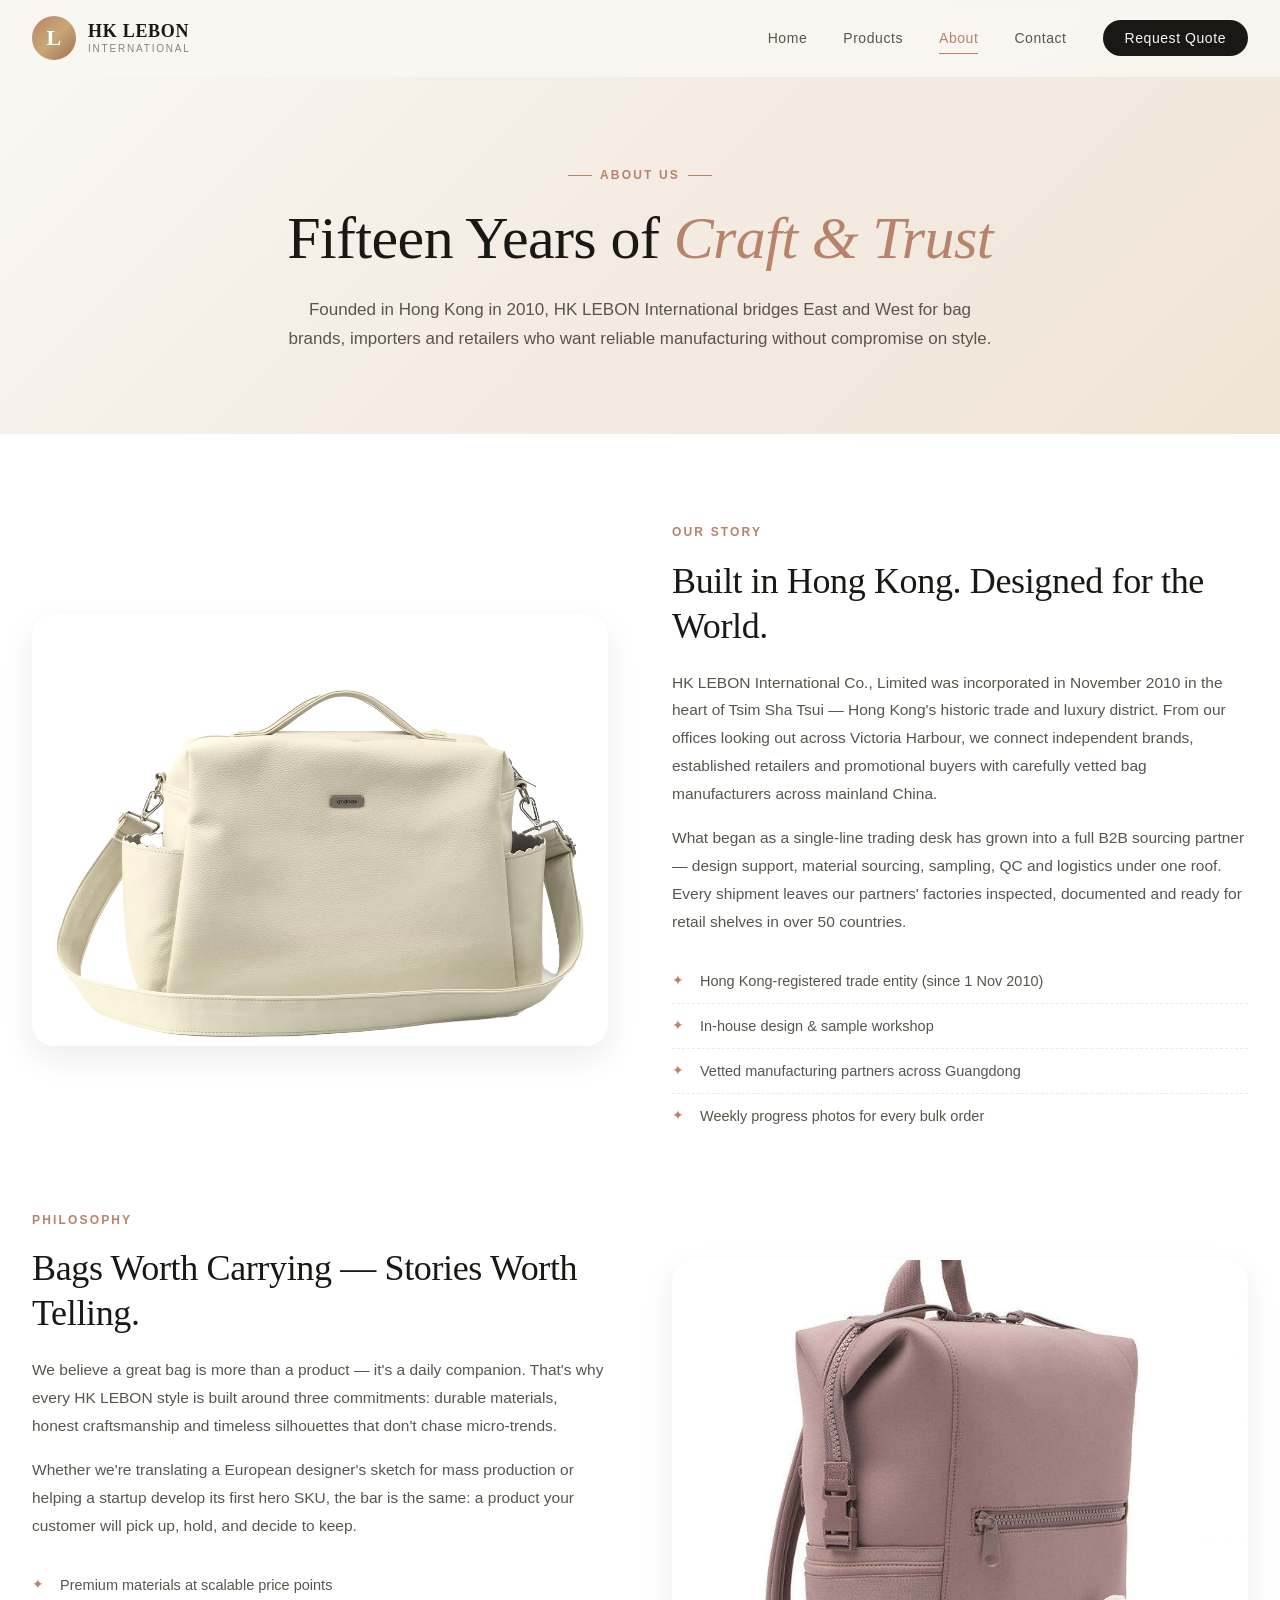
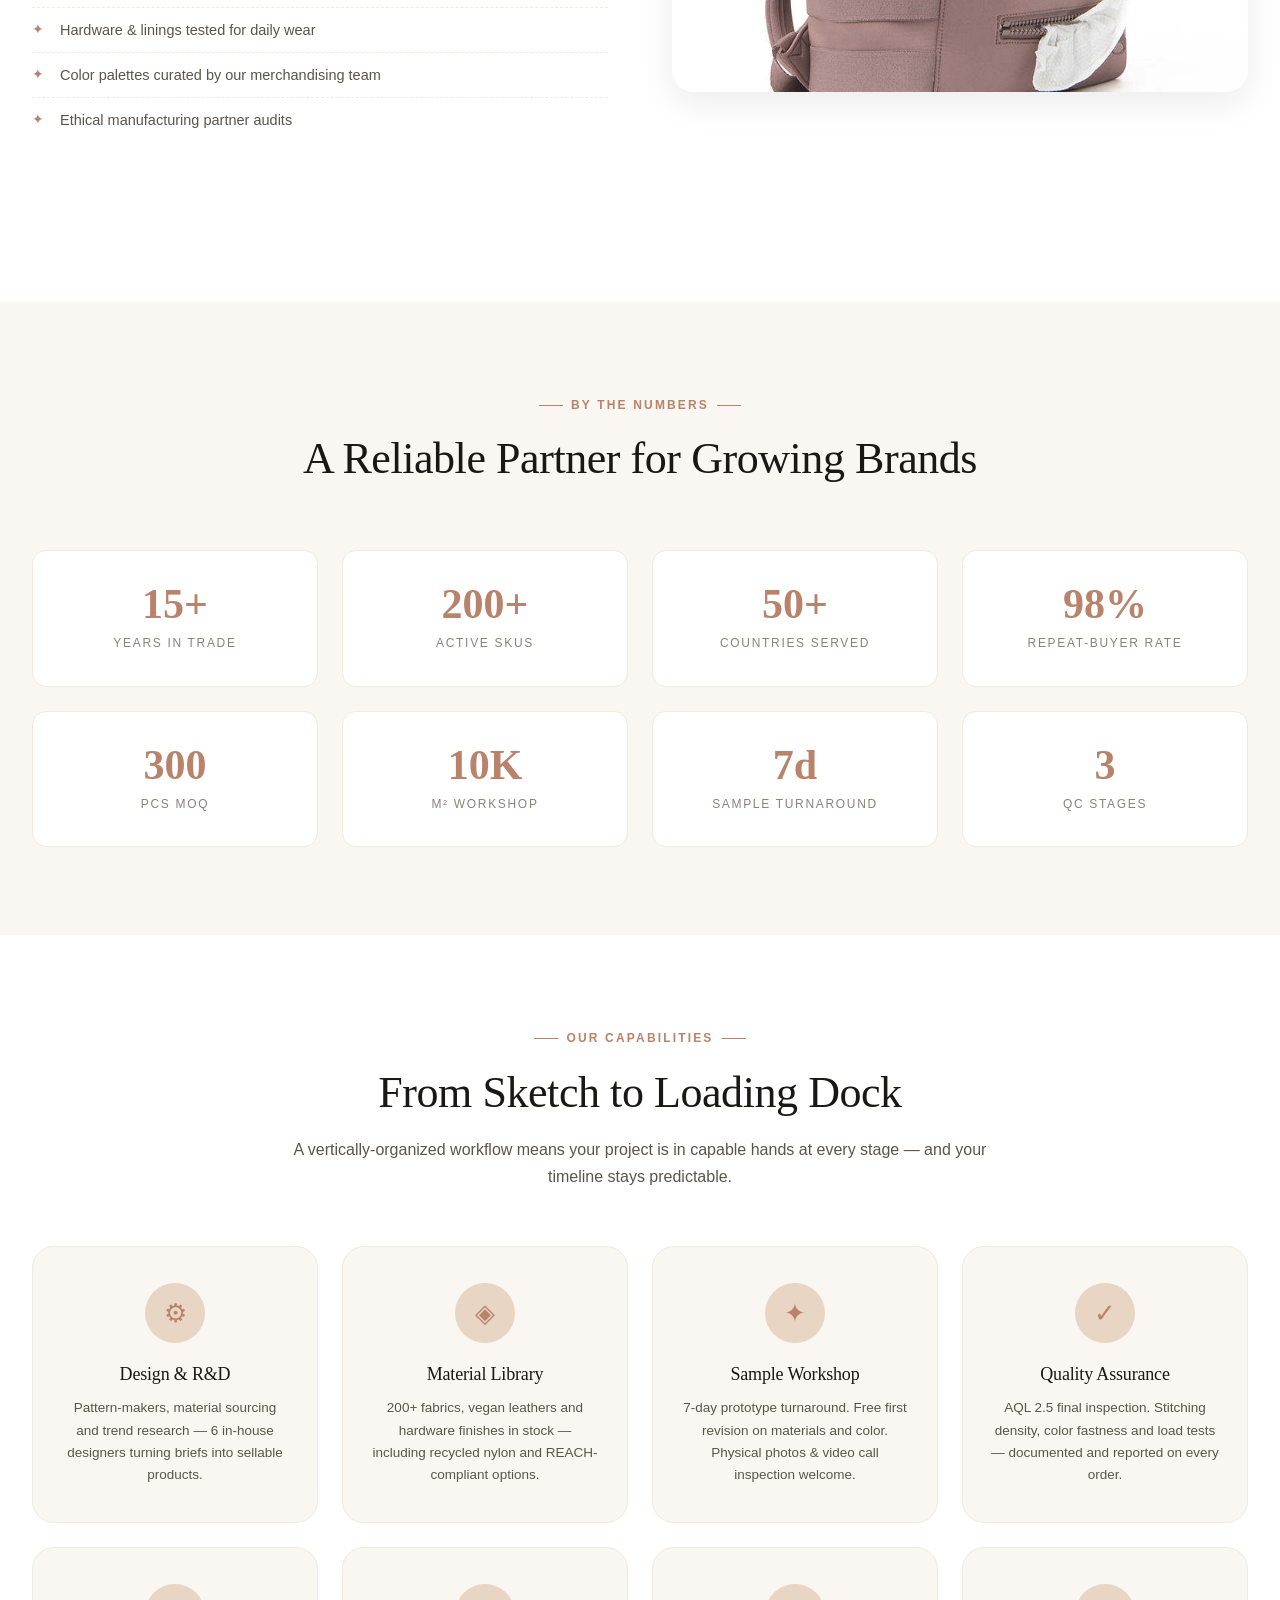
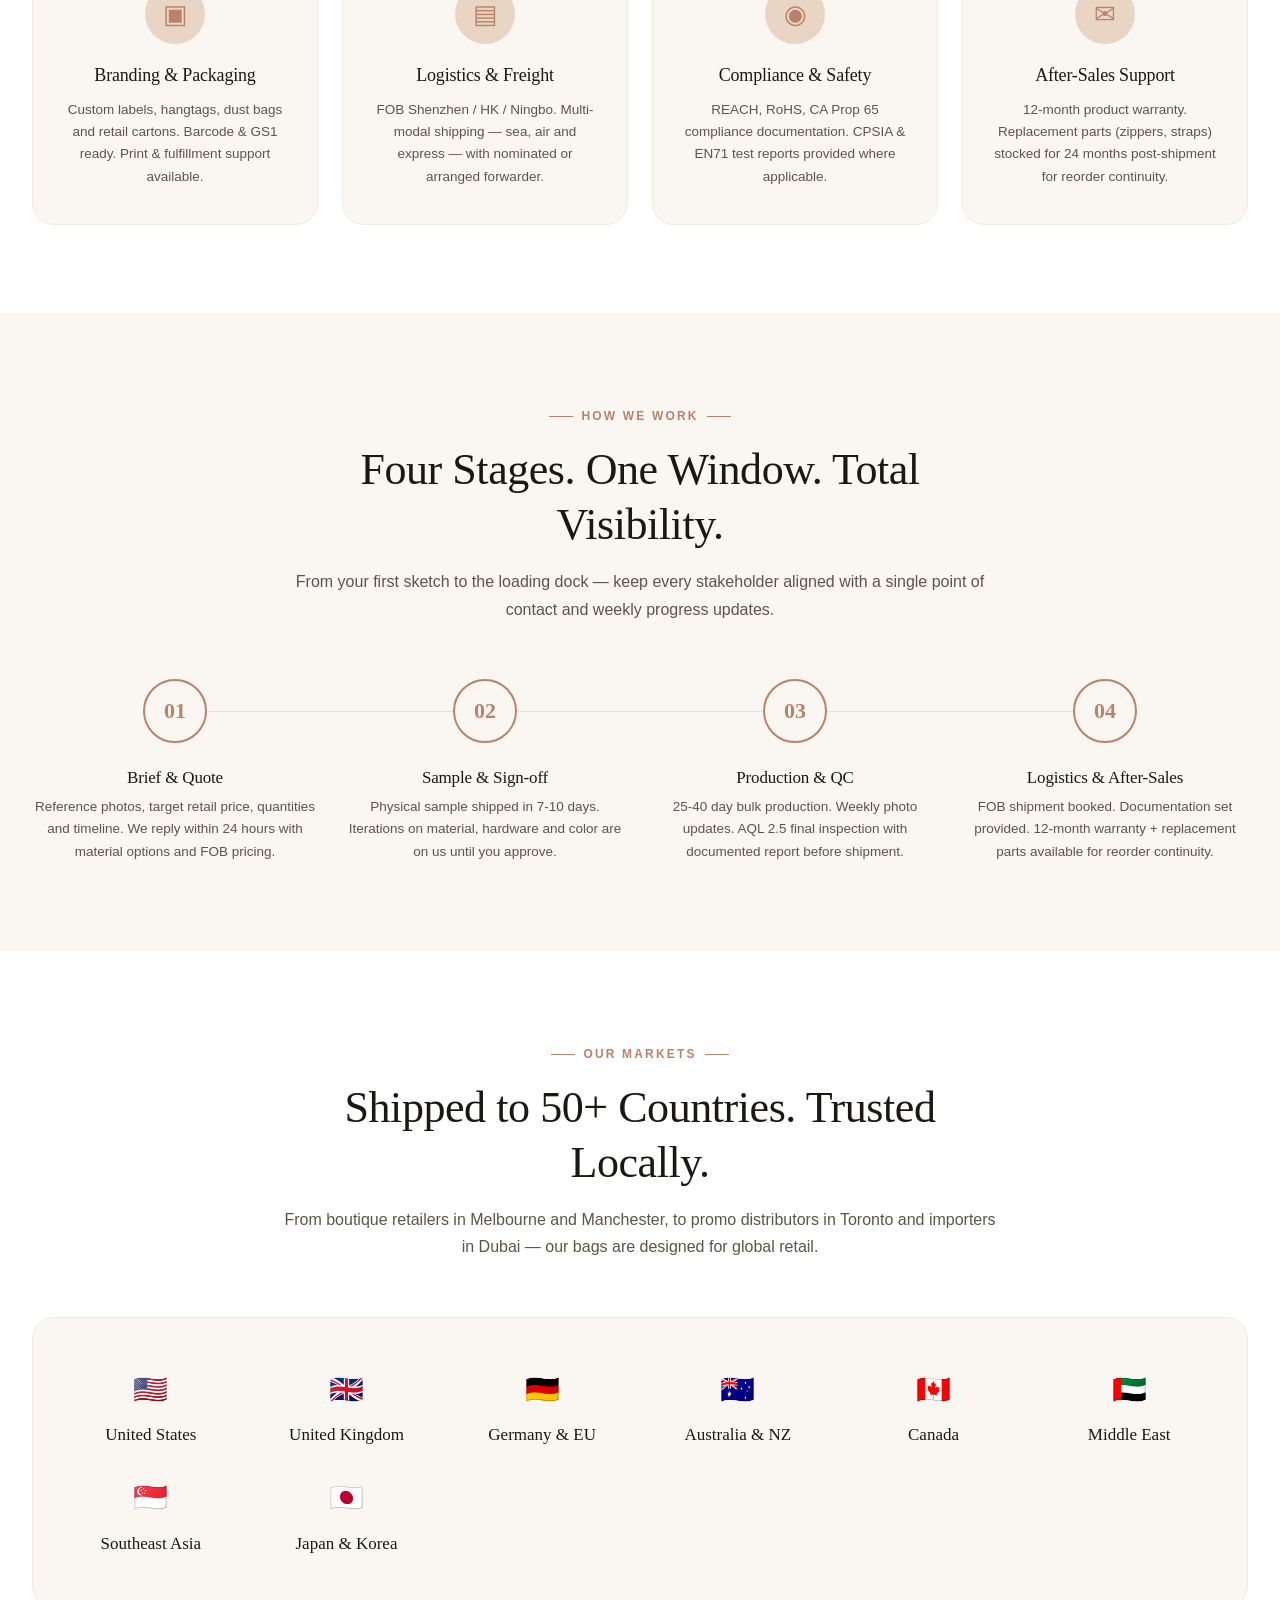
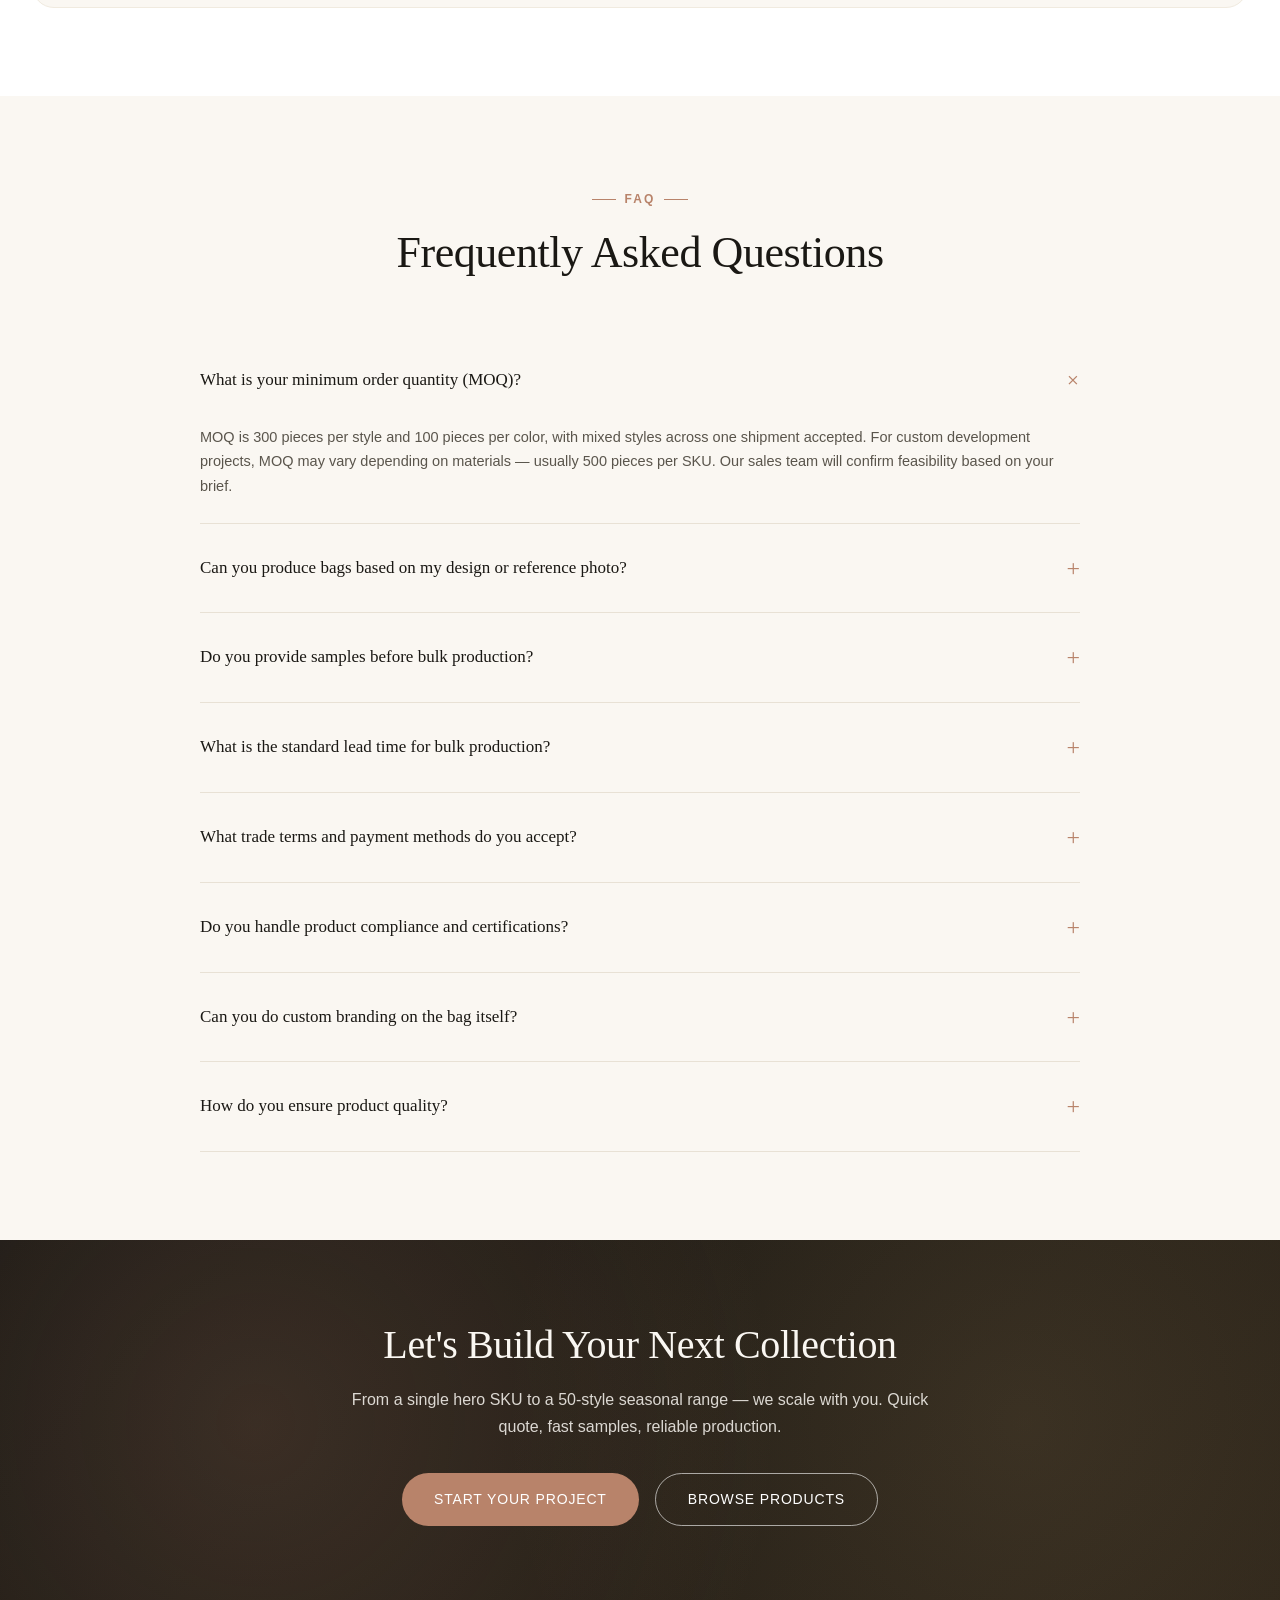
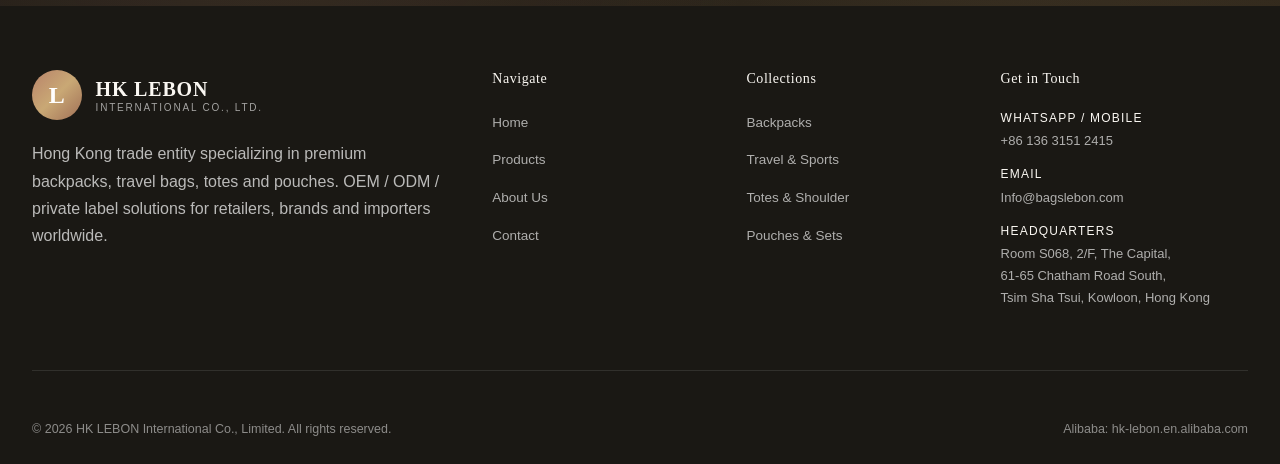
<file: about.html>
<!DOCTYPE html>
<html lang="en">
<head>
  <meta charset="UTF-8">
  <meta name="viewport" content="width=device-width, initial-scale=1.0">
  <meta name="description" content="HK LEBON International — Hong Kong trade entity connecting global brands with vetted mainland manufacturers. Discover our story, capabilities and OEM/ODM services.">
  <title>About HK LEBON · Our Story & Capabilities</title>
  <link rel="stylesheet" href="css/style.css">
  <link rel="icon" type="image/svg+xml" href="data:image/svg+xml,<svg xmlns='http://www.w3.org/2000/svg' viewBox='0 0 100 100'><rect width='100' height='100' rx='50' fill='%23b8836a'/><text x='50' y='66' text-anchor='middle' font-size='42' font-weight='bold' fill='%23ffffff' font-family='Georgia'>L</text></svg>">
</head>
<body>

  <!-- Header -->
  <header class="header">
    <div class="nav-container">
      <a href="index.html" class="logo">
        <div class="logo-icon">L</div>
        <div class="logo-wrap">
          <span class="logo-text">HK LEBON</span>
          <span class="logo-tag">International</span>
        </div>
      </a>

      <nav>
        <ul class="nav-links">
          <li><a href="index.html">Home</a></li>
          <li><a href="products.html">Products</a></li>
          <li><a href="about.html" class="active">About</a></li>
          <li><a href="contact.html">Contact</a></li>
          <li><a href="contact.html" class="nav-cta">Request Quote</a></li>
        </ul>
      </nav>

      <div class="mobile-toggle">
        <span></span>
        <span></span>
        <span></span>
      </div>
    </div>
  </header>

  <!-- Page Hero -->
  <section class="about-hero">
    <div class="section-eyebrow">About Us</div>
    <h1>Fifteen Years of <span style="color: var(--accent); font-style: italic;">Craft & Trust</span></h1>
    <p>Founded in Hong Kong in 2010, HK LEBON International bridges East and West for bag brands, importers and retailers who want reliable manufacturing without compromise on style.</p>
  </section>

  <!-- Brand Story -->
  <section class="section section-white">
    <div class="container">
      <div class="story-block">
        <div class="story-img">
          <img src="images/3.jpg" alt="HK LEBON soft PU shoulder bag — light-luxury design">
        </div>
        <div class="story-text">
          <span class="eyebrow">Our Story</span>
          <h2>Built in Hong Kong. Designed for the World.</h2>
          <p>HK LEBON International Co., Limited was incorporated in November 2010 in the heart of Tsim Sha Tsui — Hong Kong's historic trade and luxury district. From our offices looking out across Victoria Harbour, we connect independent brands, established retailers and promotional buyers with carefully vetted bag manufacturers across mainland China.</p>
          <p>What began as a single-line trading desk has grown into a full B2B sourcing partner — design support, material sourcing, sampling, QC and logistics under one roof. Every shipment leaves our partners' factories inspected, documented and ready for retail shelves in over 50 countries.</p>
          <ul>
            <li>Hong Kong-registered trade entity (since 1 Nov 2010)</li>
            <li>In-house design & sample workshop</li>
            <li>Vetted manufacturing partners across Guangdong</li>
            <li>Weekly progress photos for every bulk order</li>
          </ul>
        </div>
      </div>

      <div class="story-block reverse">
        <div class="story-img">
          <img src="images/5.jpg" alt="HK LEBON mummy backpack — lifestyle and parenting category">
        </div>
        <div class="story-text">
          <span class="eyebrow">Philosophy</span>
          <h2>Bags Worth Carrying — Stories Worth Telling.</h2>
          <p>We believe a great bag is more than a product — it's a daily companion. That's why every HK LEBON style is built around three commitments: durable materials, honest craftsmanship and timeless silhouettes that don't chase micro-trends.</p>
          <p>Whether we're translating a European designer's sketch for mass production or helping a startup develop its first hero SKU, the bar is the same: a product your customer will pick up, hold, and decide to keep.</p>
          <ul>
            <li>Premium materials at scalable price points</li>
            <li>Hardware &amp; linings tested for daily wear</li>
            <li>Color palettes curated by our merchandising team</li>
            <li>Ethical manufacturing partner audits</li>
          </ul>
        </div>
      </div>
    </div>
  </section>

  <!-- Key Metrics -->
  <section class="section section-cream">
    <div class="container">
      <div class="section-header">
        <span class="section-eyebrow">By the Numbers</span>
        <h2 class="section-title">A Reliable Partner for Growing Brands</h2>
      </div>

      <div class="metric-grid">
        <div class="metric-card">
          <div class="metric-num">15+</div>
          <div class="metric-label">Years in Trade</div>
        </div>
        <div class="metric-card">
          <div class="metric-num">200+</div>
          <div class="metric-label">Active SKUs</div>
        </div>
        <div class="metric-card">
          <div class="metric-num">50+</div>
          <div class="metric-label">Countries Served</div>
        </div>
        <div class="metric-card">
          <div class="metric-num">98%</div>
          <div class="metric-label">Repeat-Buyer Rate</div>
        </div>
        <div class="metric-card">
          <div class="metric-num">300</div>
          <div class="metric-label">pcs MOQ</div>
        </div>
        <div class="metric-card">
          <div class="metric-num">10K</div>
          <div class="metric-label">m² Workshop</div>
        </div>
        <div class="metric-card">
          <div class="metric-num">7d</div>
          <div class="metric-label">Sample Turnaround</div>
        </div>
        <div class="metric-card">
          <div class="metric-num">3</div>
          <div class="metric-label">QC Stages</div>
        </div>
      </div>
    </div>
  </section>

  <!-- Strengths -->
  <section class="section section-white">
    <div class="container">
      <div class="section-header">
        <span class="section-eyebrow">Our Capabilities</span>
        <h2 class="section-title">From Sketch to Loading Dock</h2>
        <p class="section-subtitle">A vertically-organized workflow means your project is in capable hands at every stage — and your timeline stays predictable.</p>
      </div>

      <div class="strengths-grid">
        <div class="strength-card">
          <div class="strength-icon">⚙</div>
          <h3>Design & R&amp;D</h3>
          <p>Pattern-makers, material sourcing and trend research — 6 in-house designers turning briefs into sellable products.</p>
        </div>

        <div class="strength-card">
          <div class="strength-icon">◈</div>
          <h3>Material Library</h3>
          <p>200+ fabrics, vegan leathers and hardware finishes in stock — including recycled nylon and REACH-compliant options.</p>
        </div>

        <div class="strength-card">
          <div class="strength-icon">✦</div>
          <h3>Sample Workshop</h3>
          <p>7-day prototype turnaround. Free first revision on materials and color. Physical photos &amp; video call inspection welcome.</p>
        </div>

        <div class="strength-card">
          <div class="strength-icon">✓</div>
          <h3>Quality Assurance</h3>
          <p>AQL 2.5 final inspection. Stitching density, color fastness and load tests — documented and reported on every order.</p>
        </div>

        <div class="strength-card">
          <div class="strength-icon">▣</div>
          <h3>Branding &amp; Packaging</h3>
          <p>Custom labels, hangtags, dust bags and retail cartons. Barcode &amp; GS1 ready. Print &amp; fulfillment support available.</p>
        </div>

        <div class="strength-card">
          <div class="strength-icon">▤</div>
          <h3>Logistics &amp; Freight</h3>
          <p>FOB Shenzhen / HK / Ningbo. Multi-modal shipping — sea, air and express — with nominated or arranged forwarder.</p>
        </div>

        <div class="strength-card">
          <div class="strength-icon">◉</div>
          <h3>Compliance &amp; Safety</h3>
          <p>REACH, RoHS, CA Prop 65 compliance documentation. CPSIA &amp; EN71 test reports provided where applicable.</p>
        </div>

        <div class="strength-card">
          <div class="strength-icon">✉</div>
          <h3>After-Sales Support</h3>
          <p>12-month product warranty. Replacement parts (zippers, straps) stocked for 24 months post-shipment for reorder continuity.</p>
        </div>
      </div>
    </div>
  </section>

  <!-- OEM Process -->
  <section class="section section-cream" id="process">
    <div class="container">
      <div class="section-header">
        <span class="section-eyebrow">How We Work</span>
        <h2 class="section-title">Four Stages. One Window. Total Visibility.</h2>
        <p class="section-subtitle">From your first sketch to the loading dock — keep every stakeholder aligned with a single point of contact and weekly progress updates.</p>
      </div>

      <div class="process-grid">
        <div class="process-step">
          <div class="process-num">01</div>
          <h4>Brief &amp; Quote</h4>
          <p>Reference photos, target retail price, quantities and timeline. We reply within 24 hours with material options and FOB pricing.</p>
        </div>

        <div class="process-step">
          <div class="process-num">02</div>
          <h4>Sample &amp; Sign-off</h4>
          <p>Physical sample shipped in 7-10 days. Iterations on material, hardware and color are on us until you approve.</p>
        </div>

        <div class="process-step">
          <div class="process-num">03</div>
          <h4>Production &amp; QC</h4>
          <p>25-40 day bulk production. Weekly photo updates. AQL 2.5 final inspection with documented report before shipment.</p>
        </div>

        <div class="process-step">
          <div class="process-num">04</div>
          <h4>Logistics &amp; After-Sales</h4>
          <p>FOB shipment booked. Documentation set provided. 12-month warranty + replacement parts available for reorder continuity.</p>
        </div>
      </div>
    </div>
  </section>

  <!-- Markets -->
  <section class="section section-white">
    <div class="container">
      <div class="section-header">
        <span class="section-eyebrow">Our Markets</span>
        <h2 class="section-title">Shipped to 50+ Countries. Trusted Locally.</h2>
        <p class="section-subtitle">From boutique retailers in Melbourne and Manchester, to promo distributors in Toronto and importers in Dubai — our bags are designed for global retail.</p>
      </div>

      <div style="background: var(--bg-cream); border-radius: var(--radius-lg); padding: 3rem 2rem; display: grid; grid-template-columns: repeat(auto-fit, minmax(160px, 1fr)); gap: 1.5rem; text-align: center; border: 1px solid var(--border-light);">
        <div>
          <div style="font-size: 28px; margin-bottom: 0.5rem;">🇺🇸</div>
          <div style="font-family: Georgia, serif; font-size: 17px; color: var(--text-primary);">United States</div>
        </div>
        <div>
          <div style="font-size: 28px; margin-bottom: 0.5rem;">🇬🇧</div>
          <div style="font-family: Georgia, serif; font-size: 17px; color: var(--text-primary);">United Kingdom</div>
        </div>
        <div>
          <div style="font-size: 28px; margin-bottom: 0.5rem;">🇩🇪</div>
          <div style="font-family: Georgia, serif; font-size: 17px; color: var(--text-primary);">Germany &amp; EU</div>
        </div>
        <div>
          <div style="font-size: 28px; margin-bottom: 0.5rem;">🇦🇺</div>
          <div style="font-family: Georgia, serif; font-size: 17px; color: var(--text-primary);">Australia &amp; NZ</div>
        </div>
        <div>
          <div style="font-size: 28px; margin-bottom: 0.5rem;">🇨🇦</div>
          <div style="font-family: Georgia, serif; font-size: 17px; color: var(--text-primary);">Canada</div>
        </div>
        <div>
          <div style="font-size: 28px; margin-bottom: 0.5rem;">🇦🇪</div>
          <div style="font-family: Georgia, serif; font-size: 17px; color: var(--text-primary);">Middle East</div>
        </div>
        <div>
          <div style="font-size: 28px; margin-bottom: 0.5rem;">🇸🇬</div>
          <div style="font-family: Georgia, serif; font-size: 17px; color: var(--text-primary);">Southeast Asia</div>
        </div>
        <div>
          <div style="font-size: 28px; margin-bottom: 0.5rem;">🇯🇵</div>
          <div style="font-family: Georgia, serif; font-size: 17px; color: var(--text-primary);">Japan &amp; Korea</div>
        </div>
      </div>
    </div>
  </section>

  <!-- FAQ -->
  <section class="section section-cream" id="faq">
    <div class="container">
      <div class="section-header">
        <span class="section-eyebrow">FAQ</span>
        <h2 class="section-title">Frequently Asked Questions</h2>
      </div>

      <div class="faq-grid">
        <details class="faq-item" open>
          <summary class="faq-question">What is your minimum order quantity (MOQ)?</summary>
          <div class="faq-answer">
            MOQ is 300 pieces per style and 100 pieces per color, with mixed styles across one shipment accepted. For custom development projects, MOQ may vary depending on materials — usually 500 pieces per SKU. Our sales team will confirm feasibility based on your brief.
          </div>
        </details>

        <details class="faq-item">
          <summary class="faq-question">Can you produce bags based on my design or reference photo?</summary>
          <div class="faq-answer">
            Yes — that's our core service. Send us your reference photo, sketch or tech-pack and we'll prepare a material proposal, cost estimate and sampling plan within 24 hours. Sample production typically takes 7-10 days.
          </div>
        </details>

        <details class="faq-item">
          <summary class="faq-question">Do you provide samples before bulk production?</summary>
          <div class="faq-answer">
            Yes. Pre-production samples are charged at sample fee + shipping, and the sample fee is fully refundable against your bulk order. We can ship via DHL, FedEx or your nominated courier in 3-5 days worldwide.
          </div>
        </details>

        <details class="faq-item">
          <summary class="faq-question">What is the standard lead time for bulk production?</summary>
          <div class="faq-answer">
            Standard lead time is 25-40 days after sample approval and deposit receipt, depending on quantity and material sourcing. For urgent orders, we offer expedited production (15-25 days) with a 10% surcharge, subject to factory capacity.
          </div>
        </details>

        <details class="faq-item">
          <summary class="faq-question">What trade terms and payment methods do you accept?</summary>
          <div class="faq-answer">
            Standard terms are FOB Shenzhen / Hong Kong / Ningbo, with CIF and DDP quotes available on request. Payment is T/T 30% deposit + 70% balance against B/L copy. L/C at sight and OA terms are available for repeat buyers and large accounts.
          </div>
        </details>

        <details class="faq-item">
          <summary class="faq-question">Do you handle product compliance and certifications?</summary>
          <div class="faq-answer">
            Yes. We provide REACH, RoHS, CA Prop 65 and CPSIA compliance documentation. EN71 and other safety standard reports can be arranged where applicable. Test reports from SGS, Intertek and Bureau Veritas are available on request.
          </div>
        </details>

        <details class="faq-item">
          <summary class="faq-question">Can you do custom branding on the bag itself?</summary>
          <div class="faq-answer">
            Absolutely. We support embroidery, screen printing, hot stamping, debossing, woven labels, metal plates and full-print sublimation depending on material. Our design team will recommend the best technique for your brand mark on first sample.
          </div>
        </details>

        <details class="faq-item">
          <summary class="faq-question">How do you ensure product quality?</summary>
          <div class="faq-answer">
            Three QC stages: incoming material check (color, weight, defects), in-line inspection during production (every 2 hours), and AQL 2.5 final inspection before shipment. A detailed photo report is included for every order.
          </div>
        </details>
      </div>
    </div>
  </section>

  <!-- CTA Band -->
  <section class="cta-band">
    <div class="container">
      <h2>Let's Build Your Next Collection</h2>
      <p>From a single hero SKU to a 50-style seasonal range — we scale with you. Quick quote, fast samples, reliable production.</p>
      <div class="cta-buttons">
        <a href="contact.html" class="btn btn-primary">Start Your Project</a>
        <a href="products.html" class="btn btn-outline">Browse Products</a>
      </div>
    </div>
  </section>

  <!-- Footer -->
  <footer class="footer">
    <div class="footer-grid">
      <div>
        <div class="footer-brand">
          <div class="logo-icon">L</div>
          <div class="logo-wrap">
            <span class="logo-text">HK LEBON</span>
            <span class="logo-tag">International Co., Ltd.</span>
          </div>
        </div>
        <p>Hong Kong trade entity specializing in premium backpacks, travel bags, totes and pouches. OEM / ODM / private label solutions for retailers, brands and importers worldwide.</p>
      </div>

      <div>
        <h4>Navigate</h4>
        <ul class="footer-links">
          <li><a href="index.html">Home</a></li>
          <li><a href="products.html">Products</a></li>
          <li><a href="about.html">About Us</a></li>
          <li><a href="contact.html">Contact</a></li>
        </ul>
      </div>

      <div>
        <h4>Collections</h4>
        <ul class="footer-links">
          <li><a href="products.html#backpacks">Backpacks</a></li>
          <li><a href="products.html#travel">Travel & Sports</a></li>
          <li><a href="products.html#totes">Totes & Shoulder</a></li>
          <li><a href="products.html#pouches">Pouches & Sets</a></li>
        </ul>
      </div>

      <div>
        <h4>Get in Touch</h4>
        <div class="footer-contact-row">
          <div>
            <strong>WhatsApp / Mobile</strong>
            +86 136 3151 2415
          </div>
        </div>
        <div class="footer-contact-row">
          <div>
            <strong>Email</strong>
            Info@bagslebon.com
          </div>
        </div>
        <div class="footer-contact-row">
          <div>
            <strong>Headquarters</strong>
            Room S068, 2/F, The Capital,<br>
            61-65 Chatham Road South,<br>
            Tsim Sha Tsui, Kowloon, Hong Kong
          </div>
        </div>
      </div>
    </div>

    <div class="footer-bottom">
      <div>© 2026 HK LEBON International Co., Limited. All rights reserved.</div>
      <div>
        Alibaba: <a href="https://hk-lebon.en.alibaba.com/" target="_blank" rel="noopener">hk-lebon.en.alibaba.com</a>
      </div>
    </div>
  </footer>

  <script src="js/main.js"></script>
</body>
</html>
</file>
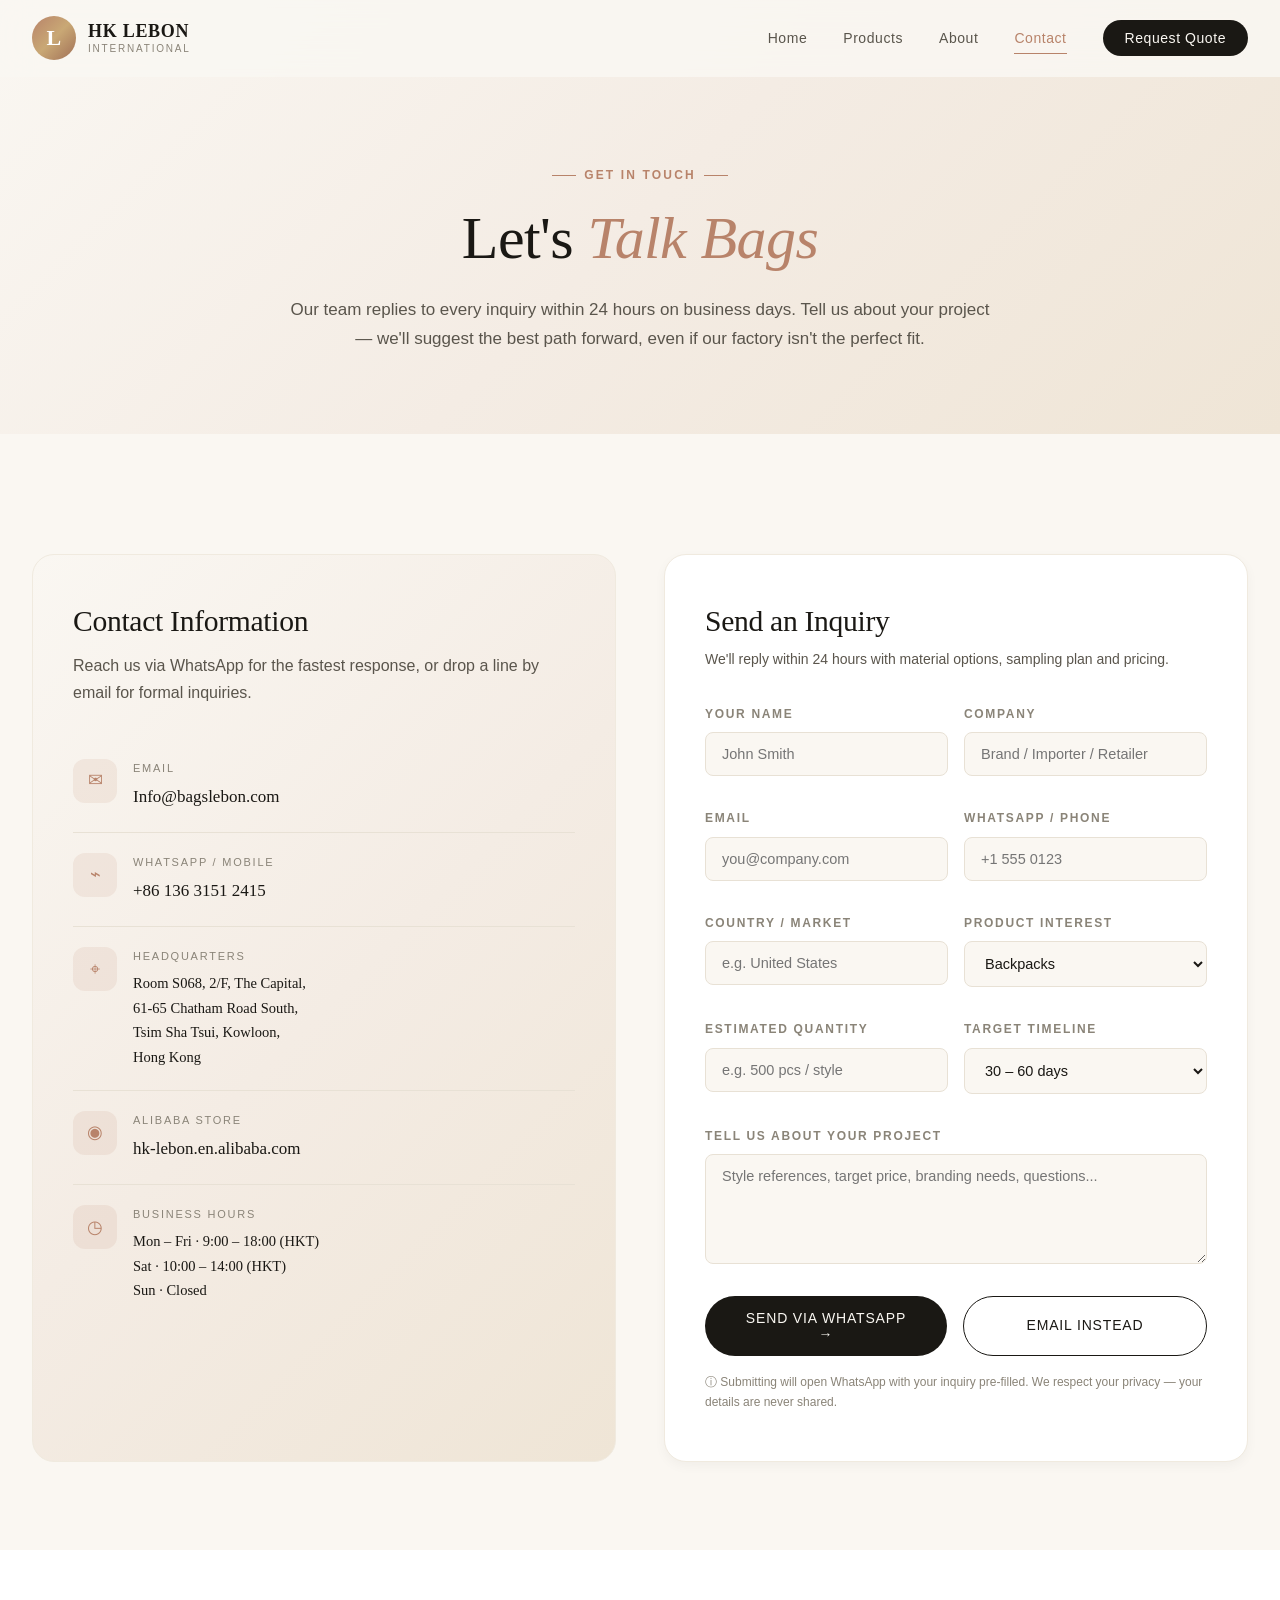
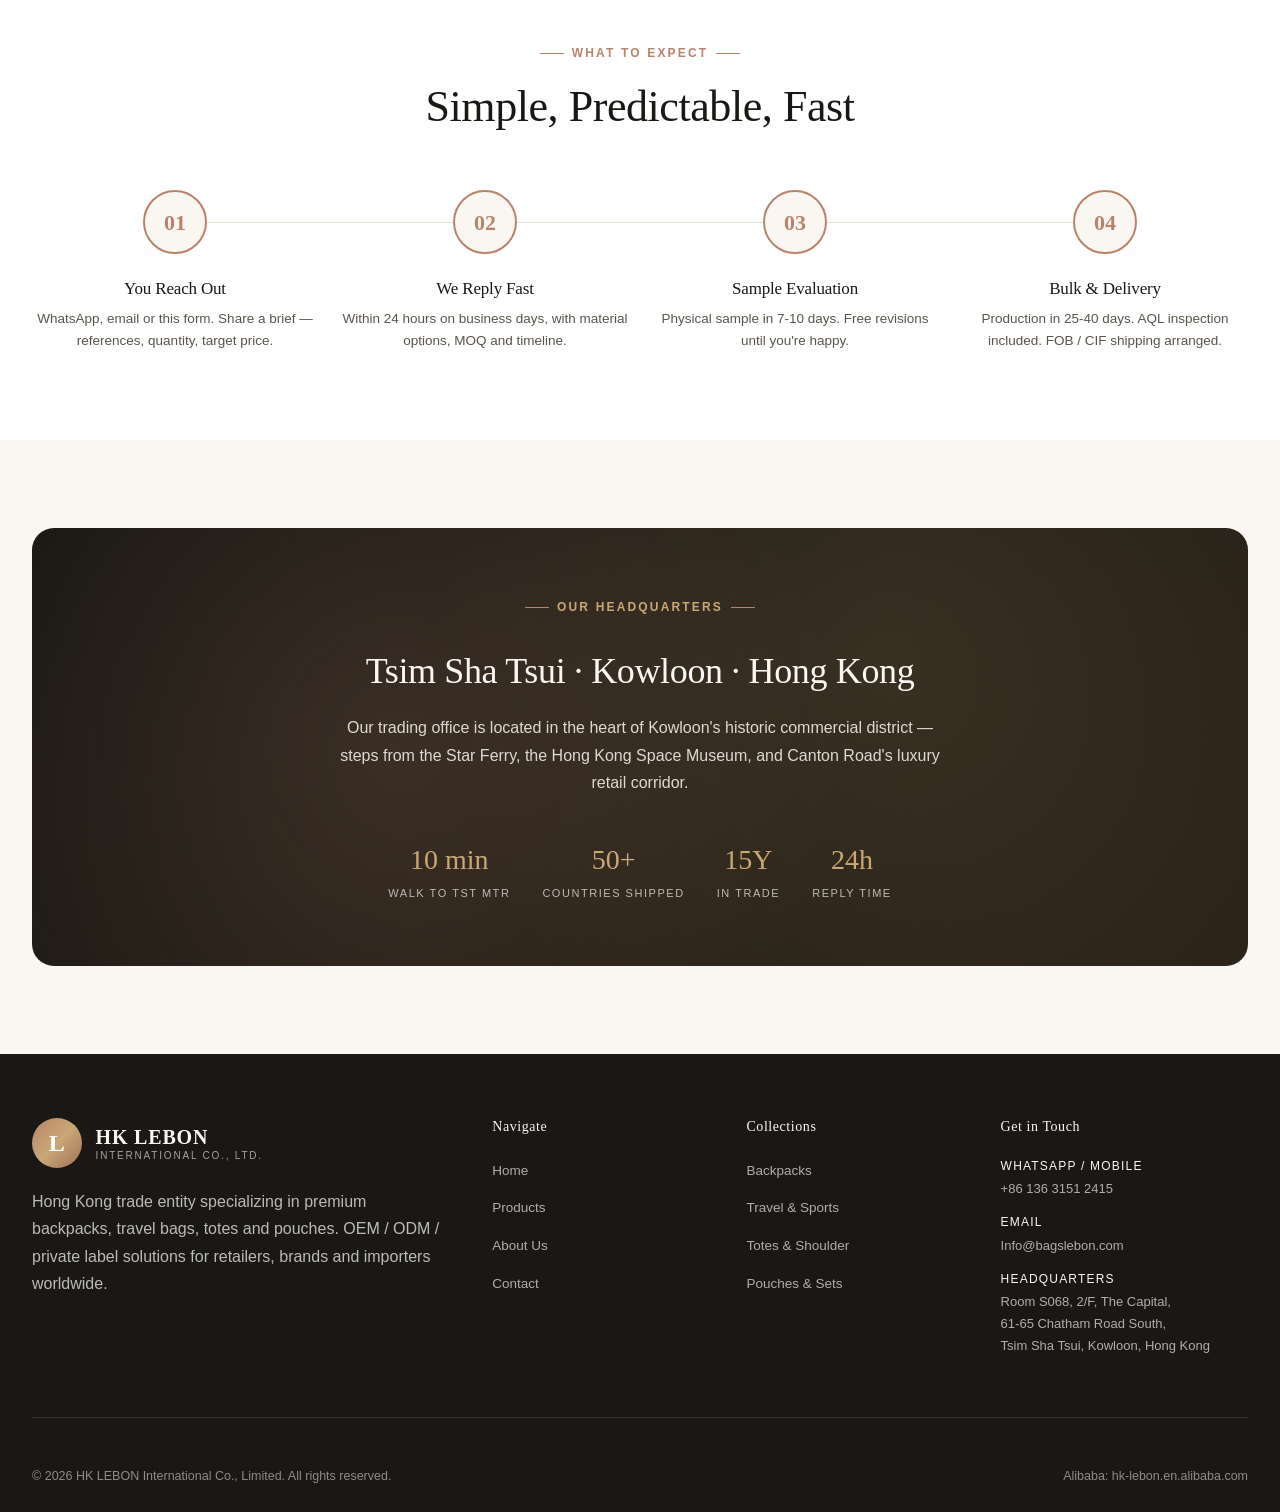
<file: contact.html>
<!DOCTYPE html>
<html lang="en">
<head>
  <meta charset="UTF-8">
  <meta name="viewport" content="width=device-width, initial-scale=1.0">
  <meta name="description" content="Contact HK LEBON International — Hong Kong trade entity for premium bag manufacturing. Request samples, custom quotes and OEM/ODM consultations.">
  <title>Contact HK LEBON · Request a Quote</title>
  <link rel="stylesheet" href="css/style.css">
  <link rel="icon" type="image/svg+xml" href="data:image/svg+xml,<svg xmlns='http://www.w3.org/2000/svg' viewBox='0 0 100 100'><rect width='100' height='100' rx='50' fill='%23b8836a'/><text x='50' y='66' text-anchor='middle' font-size='42' font-weight='bold' fill='%23ffffff' font-family='Georgia'>L</text></svg>">
</head>
<body>

  <!-- Header -->
  <header class="header">
    <div class="nav-container">
      <a href="index.html" class="logo">
        <div class="logo-icon">L</div>
        <div class="logo-wrap">
          <span class="logo-text">HK LEBON</span>
          <span class="logo-tag">International</span>
        </div>
      </a>

      <nav>
        <ul class="nav-links">
          <li><a href="index.html">Home</a></li>
          <li><a href="products.html">Products</a></li>
          <li><a href="about.html">About</a></li>
          <li><a href="contact.html" class="active">Contact</a></li>
          <li><a href="contact.html" class="nav-cta">Request Quote</a></li>
        </ul>
      </nav>

      <div class="mobile-toggle">
        <span></span>
        <span></span>
        <span></span>
      </div>
    </div>
  </header>

  <!-- Page Hero -->
  <section class="about-hero">
    <div class="section-eyebrow">Get in Touch</div>
    <h1>Let's <span style="color: var(--accent); font-style: italic;">Talk Bags</span></h1>
    <p>Our team replies to every inquiry within 24 hours on business days. Tell us about your project — we'll suggest the best path forward, even if our factory isn't the perfect fit.</p>
  </section>

  <!-- Contact Section -->
  <section class="section section-cream">
    <div class="container">
      <div class="contact-grid">
        <!-- Contact Info -->
        <div class="contact-info">
          <h2>Contact Information</h2>
          <p>Reach us via WhatsApp for the fastest response, or drop a line by email for formal inquiries.</p>

          <div class="contact-item">
            <div class="contact-icon">✉</div>
            <div class="contact-detail">
              <div class="label">Email</div>
              <div class="value">
                <a href="mailto:Info@bagslebon.com">Info@bagslebon.com</a>
              </div>
            </div>
          </div>

          <div class="contact-item">
            <div class="contact-icon">⌁</div>
            <div class="contact-detail">
              <div class="label">WhatsApp / Mobile</div>
              <div class="value">
                <a href="https://wa.me/8613631512415" target="_blank" rel="noopener">+86 136 3151 2415</a>
              </div>
            </div>
          </div>

          <div class="contact-item">
            <div class="contact-icon">⌖</div>
            <div class="contact-detail">
              <div class="label">Headquarters</div>
              <div class="value" style="font-size: 14.5px;">
                Room S068, 2/F, The Capital,<br>
                61-65 Chatham Road South,<br>
                Tsim Sha Tsui, Kowloon,<br>
                Hong Kong
              </div>
            </div>
          </div>

          <div class="contact-item">
            <div class="contact-icon">◉</div>
            <div class="contact-detail">
              <div class="label">Alibaba Store</div>
              <div class="value">
                <a href="https://hk-lebon.en.alibaba.com/" target="_blank" rel="noopener">hk-lebon.en.alibaba.com</a>
              </div>
            </div>
          </div>

          <div class="contact-item">
            <div class="contact-icon">◷</div>
            <div class="contact-detail">
              <div class="label">Business Hours</div>
              <div class="value" style="font-size: 14.5px;">
                Mon – Fri · 9:00 – 18:00 (HKT)<br>
                Sat · 10:00 – 14:00 (HKT)<br>
                Sun · Closed
              </div>
            </div>
          </div>
        </div>

        <!-- Inquiry Form -->
        <div class="contact-form">
          <h2>Send an Inquiry</h2>
          <p>We'll reply within 24 hours with material options, sampling plan and pricing.</p>

          <form id="inquiryForm" action="https://wa.me/8613631512415" method="GET" target="_blank">
            <div class="form-row">
              <div class="form-group">
                <label for="name">Your Name</label>
                <input type="text" id="name" name="name" required placeholder="John Smith">
              </div>
              <div class="form-group">
                <label for="company">Company</label>
                <input type="text" id="company" name="company" placeholder="Brand / Importer / Retailer">
              </div>
            </div>

            <div class="form-row">
              <div class="form-group">
                <label for="email">Email</label>
                <input type="email" id="email" name="email" required placeholder="you@company.com">
              </div>
              <div class="form-group">
                <label for="phone">WhatsApp / Phone</label>
                <input type="text" id="phone" name="phone" placeholder="+1 555 0123">
              </div>
            </div>

            <div class="form-row">
              <div class="form-group">
                <label for="country">Country / Market</label>
                <input type="text" id="country" name="country" placeholder="e.g. United States">
              </div>
              <div class="form-group">
                <label for="category">Product Interest</label>
                <select id="category" name="category">
                  <option value="Backpacks">Backpacks</option>
                  <option value="Travel & Sports Bags">Travel & Sports Bags</option>
                  <option value="Tote & Shoulder Bags">Tote & Shoulder Bags</option>
                  <option value="Pouches & Organizers">Pouches & Organizers</option>
                  <option value="Mixed / Multiple Categories">Mixed / Multiple Categories</option>
                  <option value="Custom Project">Custom Project</option>
                </select>
              </div>
            </div>

            <div class="form-row">
              <div class="form-group">
                <label for="quantity">Estimated Quantity</label>
                <input type="text" id="quantity" name="quantity" placeholder="e.g. 500 pcs / style">
              </div>
              <div class="form-group">
                <label for="timeline">Target Timeline</label>
                <select id="timeline" name="timeline">
                  <option value="Within 30 days">Within 30 days</option>
                  <option value="30-60 days" selected>30 – 60 days</option>
                  <option value="60-90 days">60 – 90 days</option>
                  <option value="90+ days / seasonal">90+ days / seasonal</option>
                  <option value="Just exploring">Just exploring</option>
                </select>
              </div>
            </div>

            <div class="form-group">
              <label for="message">Tell us about your project</label>
              <textarea id="message" name="message" placeholder="Style references, target price, branding needs, questions..."></textarea>
            </div>

            <div class="form-actions">
              <button type="submit" class="btn btn-primary">Send via WhatsApp →</button>
              <a href="mailto:Info@bagslebon.com" class="btn btn-outline">Email Instead</a>
            </div>

            <p style="font-size: 12px; color: var(--text-muted); margin-top: 1rem; margin-bottom: 0;">
              ⓘ Submitting will open WhatsApp with your inquiry pre-filled. We respect your privacy — your details are never shared.
            </p>
          </form>
        </div>
      </div>
    </div>
  </section>

  <!-- Trust Section -->
  <section class="section section-white">
    <div class="container">
      <div class="section-header">
        <span class="section-eyebrow">What to Expect</span>
        <h2 class="section-title">Simple, Predictable, Fast</h2>
      </div>

      <div class="process-grid">
        <div class="process-step">
          <div class="process-num">01</div>
          <h4>You Reach Out</h4>
          <p>WhatsApp, email or this form. Share a brief — references, quantity, target price.</p>
        </div>

        <div class="process-step">
          <div class="process-num">02</div>
          <h4>We Reply Fast</h4>
          <p>Within 24 hours on business days, with material options, MOQ and timeline.</p>
        </div>

        <div class="process-step">
          <div class="process-num">03</div>
          <h4>Sample Evaluation</h4>
          <p>Physical sample in 7-10 days. Free revisions until you're happy.</p>
        </div>

        <div class="process-step">
          <div class="process-num">04</div>
          <h4>Bulk &amp; Delivery</h4>
          <p>Production in 25-40 days. AQL inspection included. FOB / CIF shipping arranged.</p>
        </div>
      </div>
    </div>
  </section>

  <!-- Map / Location Highlight -->
  <section class="section section-cream">
    <div class="container">
      <div style="background: var(--gradient-dark); border-radius: var(--radius-lg); padding: 4rem 2.5rem; color: var(--text-inverse); text-align: center; position: relative; overflow: hidden;">
        <div style="position: relative; z-index: 2;">
          <span class="section-eyebrow" style="color: var(--gold); margin-bottom: 1rem;">Our Headquarters</span>
          <h2 style="font-size: clamp(1.75rem, 3vw, 2.25rem); margin: 1rem 0 1.25rem;">Tsim Sha Tsui · Kowloon · Hong Kong</h2>
          <p style="max-width: 620px; margin: 0 auto 1.5rem; opacity: 0.85; font-size: 16px;">
            Our trading office is located in the heart of Kowloon's historic commercial district — steps from the Star Ferry, the Hong Kong Space Museum, and Canton Road's luxury retail corridor.
          </p>
          <div style="display: inline-flex; gap: 2rem; flex-wrap: wrap; justify-content: center; margin-top: 1rem;">
            <div>
              <div style="font-family: Georgia, serif; font-size: 28px; color: var(--gold); font-weight: 500;">10 min</div>
              <div style="font-size: 11px; letter-spacing: 0.14em; text-transform: uppercase; opacity: 0.7;">Walk to TST MTR</div>
            </div>
            <div>
              <div style="font-family: Georgia, serif; font-size: 28px; color: var(--gold); font-weight: 500;">50+</div>
              <div style="font-size: 11px; letter-spacing: 0.14em; text-transform: uppercase; opacity: 0.7;">Countries Shipped</div>
            </div>
            <div>
              <div style="font-family: Georgia, serif; font-size: 28px; color: var(--gold); font-weight: 500;">15Y</div>
              <div style="font-size: 11px; letter-spacing: 0.14em; text-transform: uppercase; opacity: 0.7;">In Trade</div>
            </div>
            <div>
              <div style="font-family: Georgia, serif; font-size: 28px; color: var(--gold); font-weight: 500;">24h</div>
              <div style="font-size: 11px; letter-spacing: 0.14em; text-transform: uppercase; opacity: 0.7;">Reply Time</div>
            </div>
          </div>
        </div>
        <div style="position: absolute; inset: 0; background-image: radial-gradient(circle at 30% 50%, rgba(184, 131, 106, 0.18) 0%, transparent 50%), radial-gradient(circle at 70% 30%, rgba(201, 168, 117, 0.12) 0%, transparent 50%); pointer-events: none;"></div>
      </div>
    </div>
  </section>

  <!-- Footer -->
  <footer class="footer">
    <div class="footer-grid">
      <div>
        <div class="footer-brand">
          <div class="logo-icon">L</div>
          <div class="logo-wrap">
            <span class="logo-text">HK LEBON</span>
            <span class="logo-tag">International Co., Ltd.</span>
          </div>
        </div>
        <p>Hong Kong trade entity specializing in premium backpacks, travel bags, totes and pouches. OEM / ODM / private label solutions for retailers, brands and importers worldwide.</p>
      </div>

      <div>
        <h4>Navigate</h4>
        <ul class="footer-links">
          <li><a href="index.html">Home</a></li>
          <li><a href="products.html">Products</a></li>
          <li><a href="about.html">About Us</a></li>
          <li><a href="contact.html">Contact</a></li>
        </ul>
      </div>

      <div>
        <h4>Collections</h4>
        <ul class="footer-links">
          <li><a href="products.html#backpacks">Backpacks</a></li>
          <li><a href="products.html#travel">Travel & Sports</a></li>
          <li><a href="products.html#totes">Totes & Shoulder</a></li>
          <li><a href="products.html#pouches">Pouches & Sets</a></li>
        </ul>
      </div>

      <div>
        <h4>Get in Touch</h4>
        <div class="footer-contact-row">
          <div>
            <strong>WhatsApp / Mobile</strong>
            +86 136 3151 2415
          </div>
        </div>
        <div class="footer-contact-row">
          <div>
            <strong>Email</strong>
            Info@bagslebon.com
          </div>
        </div>
        <div class="footer-contact-row">
          <div>
            <strong>Headquarters</strong>
            Room S068, 2/F, The Capital,<br>
            61-65 Chatham Road South,<br>
            Tsim Sha Tsui, Kowloon, Hong Kong
          </div>
        </div>
      </div>
    </div>

    <div class="footer-bottom">
      <div>© 2026 HK LEBON International Co., Limited. All rights reserved.</div>
      <div>
        Alibaba: <a href="https://hk-lebon.en.alibaba.com/" target="_blank" rel="noopener">hk-lebon.en.alibaba.com</a>
      </div>
    </div>
  </footer>

  <script src="js/main.js"></script>
</body>
</html>
</file>
<file: css/style.css>
/* ========================================
   HK LEBON - Light Luxury Bags & Travel Goods
   Editorial · Rose Gold · Modern
   ======================================== */

:root {
  --bg-cream: #faf7f2;
  --bg-white: #ffffff;
  --bg-blush: #f4ece4;
  --bg-warm: #efe5d6;
  --bg-dark: #1a1814;
  --bg-deep: #14110d;
  --bg-card: #ffffff;
  --text-primary: #1a1814;
  --text-secondary: #5a554c;
  --text-muted: #8a8478;
  --text-light: #b3ad9f;
  --text-inverse: #faf7f2;
  --accent: #b8836a;          /* rose gold */
  --accent-hover: #a06f56;
  --accent-soft: #e8d5c4;
  --accent-dim: rgba(184, 131, 106, 0.1);
  --gold: #c9a875;
  --border: #e8e1d5;
  --border-light: #f0eadf;
  --gradient-warm: linear-gradient(135deg, #faf7f2 0%, #f4ece4 50%, #efe5d6 100%);
  --gradient-accent: linear-gradient(135deg, #b8836a 0%, #c9a875 50%, #a06f56 100%);
  --gradient-dark: linear-gradient(135deg, #1a1814 0%, #2c2419 100%);
  --shadow-sm: 0 4px 12px rgba(26, 24, 20, 0.04);
  --shadow-md: 0 12px 32px rgba(26, 24, 20, 0.08);
  --shadow-lg: 0 24px 60px rgba(26, 24, 20, 0.12);
  --shadow-xl: 0 32px 80px rgba(26, 24, 20, 0.16);
  --radius: 14px;
  --radius-lg: 22px;
  --radius-sm: 8px;
  --transition: 0.35s cubic-bezier(0.4, 0, 0.2, 1);
}

*,
*::before,
*::after {
  margin: 0;
  padding: 0;
  box-sizing: border-box;
}

html {
  scroll-behavior: smooth;
  font-size: 16px;
}

body {
  font-family: -apple-system, BlinkMacSystemFont, "Segoe UI", "Helvetica Neue",
    "PingFang SC", "Microsoft YaHei", Arial, sans-serif;
  background: var(--bg-cream);
  color: var(--text-primary);
  line-height: 1.7;
  overflow-x: hidden;
  -webkit-font-smoothing: antialiased;
  -moz-osx-font-smoothing: grayscale;
}

img {
  max-width: 100%;
  height: auto;
  display: block;
}

a {
  color: inherit;
  text-decoration: none;
  transition: color var(--transition);
}

h1, h2, h3, h4, h5, h6 {
  font-family: Georgia, "Times New Roman", "Songti SC", "STSong", serif;
  font-weight: 500;
  line-height: 1.25;
  letter-spacing: -0.01em;
}

p { margin-bottom: 1rem; }

/* ========================================
   Header
   ======================================== */
.header {
  position: fixed;
  top: 0;
  left: 0;
  right: 0;
  z-index: 1000;
  padding: 0 2rem;
  transition: all var(--transition);
  background: rgba(250, 247, 242, 0.85);
  backdrop-filter: blur(16px);
  -webkit-backdrop-filter: blur(16px);
  border-bottom: 1px solid transparent;
}

.header.scrolled {
  background: rgba(255, 255, 255, 0.95);
  border-bottom-color: var(--border);
  box-shadow: var(--shadow-sm);
}

.nav-container {
  max-width: 1320px;
  margin: 0 auto;
  height: 76px;
  display: flex;
  align-items: center;
  justify-content: space-between;
  gap: 2rem;
}

.logo {
  display: flex;
  align-items: center;
  gap: 0.75rem;
  flex-shrink: 0;
}

.logo-icon {
  width: 44px;
  height: 44px;
  border-radius: 50%;
  background: var(--gradient-accent);
  color: #fff;
  display: flex;
  align-items: center;
  justify-content: center;
  font-family: Georgia, serif;
  font-size: 22px;
  font-weight: 600;
  letter-spacing: 0.02em;
}

.logo-wrap {
  display: flex;
  flex-direction: column;
  line-height: 1.1;
}

.logo-text {
  font-family: Georgia, serif;
  font-size: 18px;
  font-weight: 600;
  letter-spacing: 0.04em;
  color: var(--text-primary);
}

.logo-tag {
  font-size: 10px;
  letter-spacing: 0.18em;
  color: var(--text-muted);
  text-transform: uppercase;
  margin-top: 2px;
}

.nav-links {
  list-style: none;
  display: flex;
  align-items: center;
  gap: 2.25rem;
}

.nav-links a {
  font-size: 14px;
  font-weight: 500;
  letter-spacing: 0.04em;
  color: var(--text-secondary);
  position: relative;
  padding: 4px 0;
}

.nav-links a:hover { color: var(--accent); }

.nav-links a.active {
  color: var(--accent);
}

.nav-links a.active::after {
  content: "";
  position: absolute;
  bottom: -4px;
  left: 0;
  right: 0;
  height: 1.5px;
  background: var(--accent);
}

.nav-cta {
  background: var(--bg-dark) !important;
  color: var(--text-inverse) !important;
  padding: 10px 22px !important;
  border-radius: 999px;
  transition: background var(--transition);
}

.nav-cta:hover {
  background: var(--accent) !important;
  color: #fff !important;
}

.mobile-toggle {
  display: none;
  width: 30px;
  height: 24px;
  cursor: pointer;
  position: relative;
}

.mobile-toggle span {
  position: absolute;
  width: 100%;
  height: 2px;
  background: var(--text-primary);
  transition: var(--transition);
}

.mobile-toggle span:nth-child(1) { top: 4px; }
.mobile-toggle span:nth-child(2) { top: 11px; }
.mobile-toggle span:nth-child(3) { top: 18px; }

.mobile-toggle.open span:nth-child(1) { transform: rotate(45deg); top: 11px; }
.mobile-toggle.open span:nth-child(2) { opacity: 0; }
.mobile-toggle.open span:nth-child(3) { transform: rotate(-45deg); top: 11px; }

/* ========================================
   Hero Section
   ======================================== */
.hero {
  padding: 140px 2rem 80px;
  background: var(--gradient-warm);
  position: relative;
  overflow: hidden;
  min-height: 88vh;
  display: flex;
  align-items: center;
}

.hero-bg-pattern {
  position: absolute;
  inset: 0;
  background-image:
    radial-gradient(circle at 20% 30%, rgba(184, 131, 106, 0.08) 0%, transparent 50%),
    radial-gradient(circle at 80% 70%, rgba(201, 168, 117, 0.06) 0%, transparent 50%);
  pointer-events: none;
}

.hero-grid {
  max-width: 1320px;
  margin: 0 auto;
  display: grid;
  grid-template-columns: 1.1fr 1fr;
  gap: 4rem;
  align-items: center;
  position: relative;
  z-index: 2;
  width: 100%;
}

.hero-content { max-width: 620px; }

.hero-badge {
  display: inline-block;
  padding: 7px 16px;
  border: 1px solid var(--accent);
  border-radius: 999px;
  font-size: 12px;
  letter-spacing: 0.14em;
  text-transform: uppercase;
  color: var(--accent);
  margin-bottom: 1.75rem;
  font-weight: 500;
}

.hero h1 {
  font-size: clamp(2.5rem, 5vw, 4rem);
  line-height: 1.1;
  margin-bottom: 1.5rem;
  color: var(--text-primary);
}

.hero h1 .text-accent {
  color: var(--accent);
  font-style: italic;
  font-weight: 400;
}

.hero p {
  font-size: 17px;
  color: var(--text-secondary);
  line-height: 1.75;
  margin-bottom: 2rem;
  max-width: 540px;
}

.hero-buttons {
  display: flex;
  gap: 1rem;
  margin-bottom: 3rem;
  flex-wrap: wrap;
}

.btn {
  display: inline-flex;
  align-items: center;
  gap: 0.5rem;
  padding: 14px 32px;
  border-radius: 999px;
  font-size: 14px;
  font-weight: 500;
  letter-spacing: 0.06em;
  cursor: pointer;
  transition: all var(--transition);
  border: none;
  text-transform: uppercase;
  font-family: inherit;
}

.btn-primary {
  background: var(--bg-dark);
  color: var(--text-inverse);
}

.btn-primary:hover {
  background: var(--accent);
  transform: translateY(-2px);
  box-shadow: var(--shadow-md);
}

.btn-outline {
  background: transparent;
  border: 1.5px solid var(--bg-dark);
  color: var(--bg-dark);
}

.btn-outline:hover {
  background: var(--bg-dark);
  color: var(--text-inverse);
}

.btn-gold {
  background: var(--gradient-accent);
  color: #fff;
}

.btn-gold:hover {
  transform: translateY(-2px);
  box-shadow: var(--shadow-md);
}

.hero-stats {
  display: grid;
  grid-template-columns: repeat(4, 1fr);
  gap: 1.5rem;
  padding-top: 2rem;
  border-top: 1px solid var(--border);
}

.hero-stat h3 {
  font-family: Georgia, serif;
  font-size: 28px;
  color: var(--accent);
  margin-bottom: 0.25rem;
  font-weight: 500;
}

.hero-stat p {
  font-size: 12px;
  letter-spacing: 0.12em;
  text-transform: uppercase;
  color: var(--text-muted);
  margin: 0;
}

/* Hero Visual */
.hero-visual {
  position: relative;
  height: 540px;
}

.hero-img-main {
  position: absolute;
  top: 0;
  right: 0;
  width: 78%;
  height: 90%;
  border-radius: var(--radius-lg);
  overflow: hidden;
  background: #fff;
  box-shadow: var(--shadow-xl);
  transform: rotate(-1.5deg);
}

.hero-img-main img {
  width: 100%;
  height: 100%;
  object-fit: cover;
}

.hero-img-float {
  position: absolute;
  bottom: 8%;
  left: 0;
  width: 50%;
  aspect-ratio: 1;
  border-radius: var(--radius-lg);
  overflow: hidden;
  background: #fff;
  box-shadow: var(--shadow-xl);
  transform: rotate(3deg);
  border: 6px solid var(--bg-cream);
}

.hero-img-float img {
  width: 100%;
  height: 100%;
  object-fit: cover;
}

.hero-float-card {
  position: absolute;
  bottom: 24%;
  right: 6%;
  background: rgba(255, 255, 255, 0.96);
  backdrop-filter: blur(12px);
  padding: 14px 20px;
  border-radius: var(--radius);
  box-shadow: var(--shadow-md);
  display: flex;
  align-items: center;
  gap: 0.75rem;
  border: 1px solid var(--border-light);
}

.hero-float-card .icon {
  width: 38px;
  height: 38px;
  border-radius: 50%;
  background: var(--accent-soft);
  color: var(--accent);
  display: flex;
  align-items: center;
  justify-content: center;
  font-size: 18px;
}

.hero-float-card .label {
  font-size: 10px;
  letter-spacing: 0.16em;
  text-transform: uppercase;
  color: var(--text-muted);
}

.hero-float-card .value {
  font-family: Georgia, serif;
  font-size: 15px;
  color: var(--text-primary);
  font-weight: 600;
}

/* ========================================
   Section Helpers
   ======================================== */
.section {
  padding: 88px 2rem;
}

.container {
  max-width: 1320px;
  margin: 0 auto;
}

.section-header {
  text-align: center;
  max-width: 720px;
  margin: 0 auto 56px;
}

.section-eyebrow {
  display: inline-block;
  font-size: 12px;
  letter-spacing: 0.18em;
  text-transform: uppercase;
  color: var(--accent);
  margin-bottom: 1rem;
  font-weight: 600;
  position: relative;
  padding: 0 32px;
}

.section-eyebrow::before,
.section-eyebrow::after {
  content: "";
  position: absolute;
  top: 50%;
  width: 24px;
  height: 1px;
  background: var(--accent);
}

.section-eyebrow::before { left: 0; }
.section-eyebrow::after { right: 0; }

.section-title {
  font-size: clamp(2rem, 3.5vw, 2.75rem);
  margin-bottom: 1rem;
  color: var(--text-primary);
}

.section-subtitle {
  color: var(--text-secondary);
  font-size: 16px;
  line-height: 1.7;
}

/* ========================================
   Categories Grid
   ======================================== */
.section-white { background: var(--bg-white); }
.section-cream { background: var(--bg-cream); }
.section-dark { background: var(--bg-dark); color: var(--text-inverse); }

.categories-grid {
  display: grid;
  grid-template-columns: repeat(4, 1fr);
  gap: 1.5rem;
}

.category-card {
  background: var(--bg-card);
  border-radius: var(--radius-lg);
  overflow: hidden;
  box-shadow: var(--shadow-sm);
  transition: all var(--transition);
  cursor: pointer;
  position: relative;
  border: 1px solid var(--border-light);
}

.category-card:hover {
  transform: translateY(-6px);
  box-shadow: var(--shadow-lg);
}

.category-img {
  width: 100%;
  aspect-ratio: 1;
  background: var(--bg-blush);
  overflow: hidden;
  position: relative;
}

.category-img img {
  width: 100%;
  height: 100%;
  object-fit: cover;
  transition: transform 0.6s ease;
}

.category-card:hover .category-img img {
  transform: scale(1.08);
}

.category-body {
  padding: 1.5rem;
  text-align: center;
}

.category-name {
  font-family: Georgia, serif;
  font-size: 18px;
  margin-bottom: 0.5rem;
  color: var(--text-primary);
}

.category-desc {
  font-size: 13px;
  color: var(--text-muted);
  margin-bottom: 1rem;
}

.category-meta {
  display: flex;
  align-items: center;
  justify-content: center;
  gap: 0.5rem;
  font-size: 12px;
  color: var(--accent);
  font-weight: 500;
  letter-spacing: 0.08em;
  text-transform: uppercase;
}

.category-meta .arrow {
  transition: transform var(--transition);
}

.category-card:hover .category-meta .arrow {
  transform: translateX(4px);
}

/* ========================================
   Featured Products
   ======================================== */
.products-grid {
  display: grid;
  grid-template-columns: repeat(3, 1fr);
  gap: 1.5rem;
}

.product-card {
  background: var(--bg-card);
  border-radius: var(--radius-lg);
  overflow: hidden;
  transition: all var(--transition);
  cursor: pointer;
  border: 1px solid var(--border-light);
}

.product-card:hover {
  transform: translateY(-4px);
  box-shadow: var(--shadow-lg);
}

.product-img {
  width: 100%;
  aspect-ratio: 4/5;
  background: var(--bg-blush);
  overflow: hidden;
  position: relative;
}

.product-img img {
  width: 100%;
  height: 100%;
  object-fit: cover;
  transition: transform 0.5s ease;
}

.product-card:hover .product-img img {
  transform: scale(1.05);
}

.product-badge {
  position: absolute;
  top: 14px;
  left: 14px;
  background: var(--bg-dark);
  color: #fff;
  padding: 5px 12px;
  font-size: 10px;
  letter-spacing: 0.14em;
  text-transform: uppercase;
  border-radius: 999px;
}

.product-body {
  padding: 1.5rem;
}

.product-cat {
  font-size: 11px;
  letter-spacing: 0.16em;
  text-transform: uppercase;
  color: var(--accent);
  margin-bottom: 0.5rem;
  font-weight: 500;
}

.product-name {
  font-family: Georgia, serif;
  font-size: 17px;
  color: var(--text-primary);
  margin-bottom: 0.5rem;
}

.product-desc {
  font-size: 13px;
  color: var(--text-muted);
  line-height: 1.6;
  margin-bottom: 1rem;
}

.product-cta {
  display: inline-flex;
  align-items: center;
  gap: 0.4rem;
  font-size: 12px;
  letter-spacing: 0.12em;
  text-transform: uppercase;
  color: var(--text-primary);
  font-weight: 600;
  border-bottom: 1px solid var(--text-primary);
  padding-bottom: 2px;
  transition: all var(--transition);
}

.product-cta:hover {
  color: var(--accent);
  border-bottom-color: var(--accent);
}

/* ========================================
   Strengths
   ======================================== */
.strengths-grid {
  display: grid;
  grid-template-columns: repeat(4, 1fr);
  gap: 1.5rem;
}

.strength-card {
  background: var(--bg-cream);
  padding: 2.25rem 1.75rem;
  border-radius: var(--radius-lg);
  text-align: center;
  border: 1px solid var(--border-light);
  transition: all var(--transition);
}

.strength-card:hover {
  border-color: var(--accent);
  transform: translateY(-4px);
  background: #fff;
}

.strength-icon {
  width: 60px;
  height: 60px;
  border-radius: 50%;
  background: var(--accent-soft);
  color: var(--accent);
  display: flex;
  align-items: center;
  justify-content: center;
  margin: 0 auto 1.25rem;
  font-size: 26px;
}

.strength-card h3 {
  font-family: Georgia, serif;
  font-size: 18px;
  margin-bottom: 0.75rem;
  color: var(--text-primary);
}

.strength-card p {
  font-size: 13.5px;
  color: var(--text-secondary);
  line-height: 1.65;
  margin: 0;
}

/* ========================================
   Process Timeline
   ======================================== */
.process-grid {
  display: grid;
  grid-template-columns: repeat(4, 1fr);
  gap: 1.5rem;
  position: relative;
}

.process-grid::before {
  content: "";
  position: absolute;
  top: 32px;
  left: 12%;
  right: 12%;
  height: 1px;
  background: var(--border);
  z-index: 0;
}

.process-step {
  text-align: center;
  position: relative;
  z-index: 2;
}

.process-num {
  width: 64px;
  height: 64px;
  border-radius: 50%;
  background: var(--bg-cream);
  border: 2px solid var(--accent);
  color: var(--accent);
  display: flex;
  align-items: center;
  justify-content: center;
  margin: 0 auto 1.5rem;
  font-family: Georgia, serif;
  font-size: 22px;
  font-weight: 600;
  transition: all var(--transition);
}

.process-step:hover .process-num {
  background: var(--accent);
  color: #fff;
  transform: scale(1.05);
}

.process-step h4 {
  font-family: Georgia, serif;
  font-size: 17px;
  margin-bottom: 0.5rem;
  color: var(--text-primary);
}

.process-step p {
  font-size: 13.5px;
  color: var(--text-secondary);
  line-height: 1.65;
  margin: 0;
}

/* ========================================
   About Sections
   ======================================== */
.about-hero {
  padding: 160px 2rem 80px;
  background: var(--gradient-warm);
  text-align: center;
}

.about-hero h1 {
  font-size: clamp(2.5rem, 5vw, 3.75rem);
  margin-bottom: 1.25rem;
}

.about-hero p {
  max-width: 720px;
  margin: 0 auto;
  font-size: 17px;
  color: var(--text-secondary);
}

.story-block {
  display: grid;
  grid-template-columns: 1fr 1fr;
  gap: 4rem;
  align-items: center;
  margin-bottom: 4.5rem;
}

.story-block.reverse > div:first-child {
  order: 2;
}

.story-img {
  border-radius: var(--radius-lg);
  overflow: hidden;
  aspect-ratio: 4/3;
  box-shadow: var(--shadow-md);
}

.story-img img {
  width: 100%;
  height: 100%;
  object-fit: cover;
}

.story-text .eyebrow {
  font-size: 12px;
  letter-spacing: 0.18em;
  text-transform: uppercase;
  color: var(--accent);
  margin-bottom: 1rem;
  display: block;
  font-weight: 600;
}

.story-text h2 {
  font-size: clamp(1.75rem, 3vw, 2.25rem);
  margin-bottom: 1.25rem;
  color: var(--text-primary);
}

.story-text p {
  font-size: 15.5px;
  line-height: 1.8;
  color: var(--text-secondary);
  margin-bottom: 1rem;
}

.story-text ul {
  list-style: none;
  margin-top: 1.5rem;
}

.story-text ul li {
  padding: 0.6rem 0 0.6rem 1.75rem;
  position: relative;
  font-size: 14.5px;
  color: var(--text-secondary);
  border-bottom: 1px dashed var(--border-light);
}

.story-text ul li:last-child { border-bottom: none; }

.story-text ul li::before {
  content: "✦";
  position: absolute;
  left: 0;
  color: var(--accent);
  font-size: 14px;
}

.metric-grid {
  display: grid;
  grid-template-columns: repeat(4, 1fr);
  gap: 1.5rem;
  margin-top: 4rem;
}

.metric-card {
  background: var(--bg-card);
  padding: 2rem 1.5rem;
  text-align: center;
  border-radius: var(--radius);
  border: 1px solid var(--border-light);
}

.metric-num {
  font-family: Georgia, serif;
  font-size: 42px;
  font-weight: 600;
  color: var(--accent);
  line-height: 1;
  margin-bottom: 0.5rem;
}

.metric-label {
  font-size: 12px;
  letter-spacing: 0.14em;
  text-transform: uppercase;
  color: var(--text-muted);
}

/* ========================================
   Contact Page
   ======================================== */
.contact-grid {
  display: grid;
  grid-template-columns: 1fr 1fr;
  gap: 3rem;
  margin-top: 2rem;
}

.contact-info {
  background: var(--gradient-warm);
  padding: 3rem 2.5rem;
  border-radius: var(--radius-lg);
  border: 1px solid var(--border-light);
}

.contact-info h2 {
  font-size: 1.85rem;
  margin-bottom: 0.75rem;
}

.contact-info > p {
  color: var(--text-secondary);
  margin-bottom: 2rem;
}

.contact-item {
  display: flex;
  gap: 1rem;
  padding: 1.25rem 0;
  border-bottom: 1px solid var(--border);
}

.contact-item:last-child { border-bottom: none; }

.contact-icon {
  width: 44px;
  height: 44px;
  border-radius: 12px;
  background: rgba(184, 131, 106, 0.12);
  color: var(--accent);
  display: flex;
  align-items: center;
  justify-content: center;
  flex-shrink: 0;
  font-size: 18px;
}

.contact-detail .label {
  font-size: 11px;
  letter-spacing: 0.16em;
  text-transform: uppercase;
  color: var(--text-muted);
  margin-bottom: 0.35rem;
}

.contact-detail .value {
  font-family: Georgia, serif;
  font-size: 17px;
  color: var(--text-primary);
  word-break: break-word;
}

.contact-detail .value a:hover {
  color: var(--accent);
}

.contact-form {
  background: #fff;
  padding: 3rem 2.5rem;
  border-radius: var(--radius-lg);
  border: 1px solid var(--border-light);
  box-shadow: var(--shadow-sm);
}

.contact-form h2 {
  font-size: 1.85rem;
  margin-bottom: 0.5rem;
}

.contact-form > p {
  color: var(--text-secondary);
  font-size: 14px;
  margin-bottom: 2rem;
}

.form-row {
  display: grid;
  grid-template-columns: 1fr 1fr;
  gap: 1rem;
  margin-bottom: 1rem;
}

.form-group {
  margin-bottom: 1rem;
}

.form-group label {
  display: block;
  font-size: 12px;
  letter-spacing: 0.14em;
  text-transform: uppercase;
  color: var(--text-muted);
  margin-bottom: 0.5rem;
  font-weight: 600;
}

.form-group input,
.form-group select,
.form-group textarea {
  width: 100%;
  padding: 13px 16px;
  border: 1px solid var(--border);
  border-radius: var(--radius-sm);
  font-family: inherit;
  font-size: 14.5px;
  background: var(--bg-cream);
  color: var(--text-primary);
  transition: all var(--transition);
}

.form-group input:focus,
.form-group select:focus,
.form-group textarea:focus {
  outline: none;
  border-color: var(--accent);
  background: #fff;
  box-shadow: 0 0 0 3px var(--accent-dim);
}

.form-group textarea {
  resize: vertical;
  min-height: 110px;
}

.form-actions {
  display: flex;
  gap: 1rem;
  margin-top: 1.5rem;
  flex-wrap: wrap;
}

.form-actions .btn { flex: 1; min-width: 160px; justify-content: center; }

/* ========================================
   FAQ
   ======================================== */
.faq-grid {
  max-width: 880px;
  margin: 0 auto;
}

.faq-item {
  border-bottom: 1px solid var(--border);
}

.faq-question {
  padding: 1.5rem 0;
  display: flex;
  justify-content: space-between;
  align-items: center;
  cursor: pointer;
  font-family: Georgia, serif;
  font-size: 17px;
  color: var(--text-primary);
  transition: color var(--transition);
  list-style: none;
}

.faq-question::-webkit-details-summary { list-style: none; }

.faq-question:hover { color: var(--accent); }

.faq-question::after {
  content: "+";
  font-family: inherit;
  font-size: 24px;
  color: var(--accent);
  font-weight: 300;
  transition: transform var(--transition);
  margin-left: 1rem;
}

.faq-item[open] .faq-question::after {
  transform: rotate(45deg);
}

.faq-answer {
  padding: 0 0 1.5rem;
  color: var(--text-secondary);
  font-size: 14.5px;
  line-height: 1.7;
}

/* ========================================
   CTA Section
   ======================================== */
.cta-band {
  background: var(--gradient-dark);
  color: var(--text-inverse);
  padding: 80px 2rem;
  text-align: center;
  position: relative;
  overflow: hidden;
}

.cta-band::before {
  content: "";
  position: absolute;
  inset: 0;
  background-image:
    radial-gradient(circle at 20% 50%, rgba(184, 131, 106, 0.18) 0%, transparent 50%),
    radial-gradient(circle at 80% 50%, rgba(201, 168, 117, 0.12) 0%, transparent 50%);
}

.cta-band .container { position: relative; z-index: 2; }

.cta-band h2 {
  font-size: clamp(1.75rem, 3.5vw, 2.5rem);
  margin-bottom: 1rem;
}

.cta-band p {
  font-size: 16px;
  opacity: 0.85;
  max-width: 600px;
  margin: 0 auto 2rem;
}

.cta-buttons {
  display: flex;
  gap: 1rem;
  justify-content: center;
  flex-wrap: wrap;
}

.cta-band .btn-primary {
  background: var(--accent);
  color: #fff;
}

.cta-band .btn-primary:hover {
  background: var(--gold);
}

.cta-band .btn-outline {
  border-color: rgba(255, 255, 255, 0.6);
  color: #fff;
}

.cta-band .btn-outline:hover {
  background: rgba(255, 255, 255, 0.1);
  border-color: #fff;
}

/* ========================================
   Footer
   ======================================== */
.footer {
  background: var(--bg-dark);
  color: rgba(255, 255, 255, 0.7);
  padding: 64px 2rem 24px;
}

.footer-grid {
  max-width: 1320px;
  margin: 0 auto;
  display: grid;
  grid-template-columns: 2fr 1fr 1fr 1.2fr;
  gap: 3rem;
  padding-bottom: 3rem;
  border-bottom: 1px solid rgba(255, 255, 255, 0.1);
}

.footer-brand .logo-icon {
  width: 50px;
  height: 50px;
  font-size: 24px;
}

.footer-brand .logo-text {
  color: var(--text-inverse);
  font-size: 20px;
}

.footer-brand .logo-tag {
  color: rgba(255, 255, 255, 0.6);
}

.footer-brand {
  display: flex;
  align-items: center;
  gap: 0.85rem;
  margin-bottom: 1.25rem;
}

.footer-brand p {
  font-size: 14px;
  line-height: 1.7;
  margin: 0;
  max-width: 320px;
}

.footer h4 {
  font-family: Georgia, serif;
  font-size: 14px;
  color: var(--text-inverse);
  margin-bottom: 1.25rem;
  letter-spacing: 0.04em;
}

.footer-links {
  list-style: none;
}

.footer-links li { margin-bottom: 0.65rem; }

.footer-links a {
  font-size: 13.5px;
  color: rgba(255, 255, 255, 0.65);
  transition: color var(--transition);
}

.footer-links a:hover { color: var(--accent); }

.footer-contact-row {
  display: flex;
  gap: 0.6rem;
  align-items: flex-start;
  margin-bottom: 0.75rem;
  font-size: 13px;
  color: rgba(255, 255, 255, 0.65);
}

.footer-contact-row strong {
  color: var(--text-inverse);
  display: block;
  font-weight: 500;
  margin-bottom: 2px;
  font-size: 12px;
  letter-spacing: 0.1em;
  text-transform: uppercase;
}

.footer-bottom {
  max-width: 1320px;
  margin: 24px auto 0;
  display: flex;
  justify-content: space-between;
  align-items: center;
  flex-wrap: wrap;
  gap: 1rem;
  font-size: 12.5px;
  color: rgba(255, 255, 255, 0.5);
  padding-top: 24px;
}

.footer-bottom a:hover { color: var(--accent); }

/* ========================================
   Lightbox
   ======================================== */
.lightbox {
  position: fixed;
  inset: 0;
  background: rgba(20, 17, 13, 0.92);
  backdrop-filter: blur(8px);
  z-index: 2000;
  display: none;
  align-items: center;
  justify-content: center;
  padding: 2rem;
}

.lightbox.open { display: flex; }

.lightbox img {
  max-width: 90vw;
  max-height: 88vh;
  border-radius: var(--radius-lg);
  box-shadow: var(--shadow-xl);
}

.lightbox-close {
  position: absolute;
  top: 24px;
  right: 24px;
  width: 48px;
  height: 48px;
  border-radius: 50%;
  background: rgba(255, 255, 255, 0.1);
  border: none;
  color: #fff;
  font-size: 22px;
  cursor: pointer;
  transition: background var(--transition);
}

.lightbox-close:hover { background: var(--accent); }

/* ========================================
   Animations
   ======================================== */
.reveal {
  opacity: 0;
  transform: translateY(24px);
  transition: opacity 0.7s ease, transform 0.7s ease;
}

.reveal.visible {
  opacity: 1;
  transform: translateY(0);
}

/* ========================================
   Responsive
   ======================================== */
@media (max-width: 968px) {
  .nav-links { display: none; }
  .nav-links.open {
    display: flex;
    position: absolute;
    top: 76px;
    left: 0;
    right: 0;
    flex-direction: column;
    background: #fff;
    padding: 1.5rem 2rem;
    box-shadow: var(--shadow-lg);
    gap: 1rem;
    align-items: flex-start;
  }
  .mobile-toggle { display: block; }

  .hero-grid {
    grid-template-columns: 1fr;
    gap: 3rem;
  }
  .hero-visual { height: 460px; }

  .categories-grid,
  .strengths-grid,
  .process-grid,
  .products-grid {
    grid-template-columns: repeat(2, 1fr);
  }
  .process-grid::before { display: none; }

  .story-block {
    grid-template-columns: 1fr;
    gap: 2rem;
  }
  .story-block.reverse > div:first-child { order: 0; }

  .contact-grid,
  .form-row {
    grid-template-columns: 1fr;
  }

  .footer-grid {
    grid-template-columns: 1fr 1fr;
    gap: 2rem;
  }

  .metric-grid {
    grid-template-columns: repeat(2, 1fr);
  }
}

@media (max-width: 600px) {
  .hero { padding: 120px 1.25rem 60px; }
  .section { padding: 64px 1.25rem; }
  .hero-stats {
    grid-template-columns: repeat(2, 1fr);
    gap: 1.25rem;
  }
  .categories-grid,
  .products-grid,
  .strengths-grid,
  .process-grid {
    grid-template-columns: 1fr;
  }
  .footer-grid {
    grid-template-columns: 1fr;
  }
  .hero-visual { height: 380px; }
}
</file>
